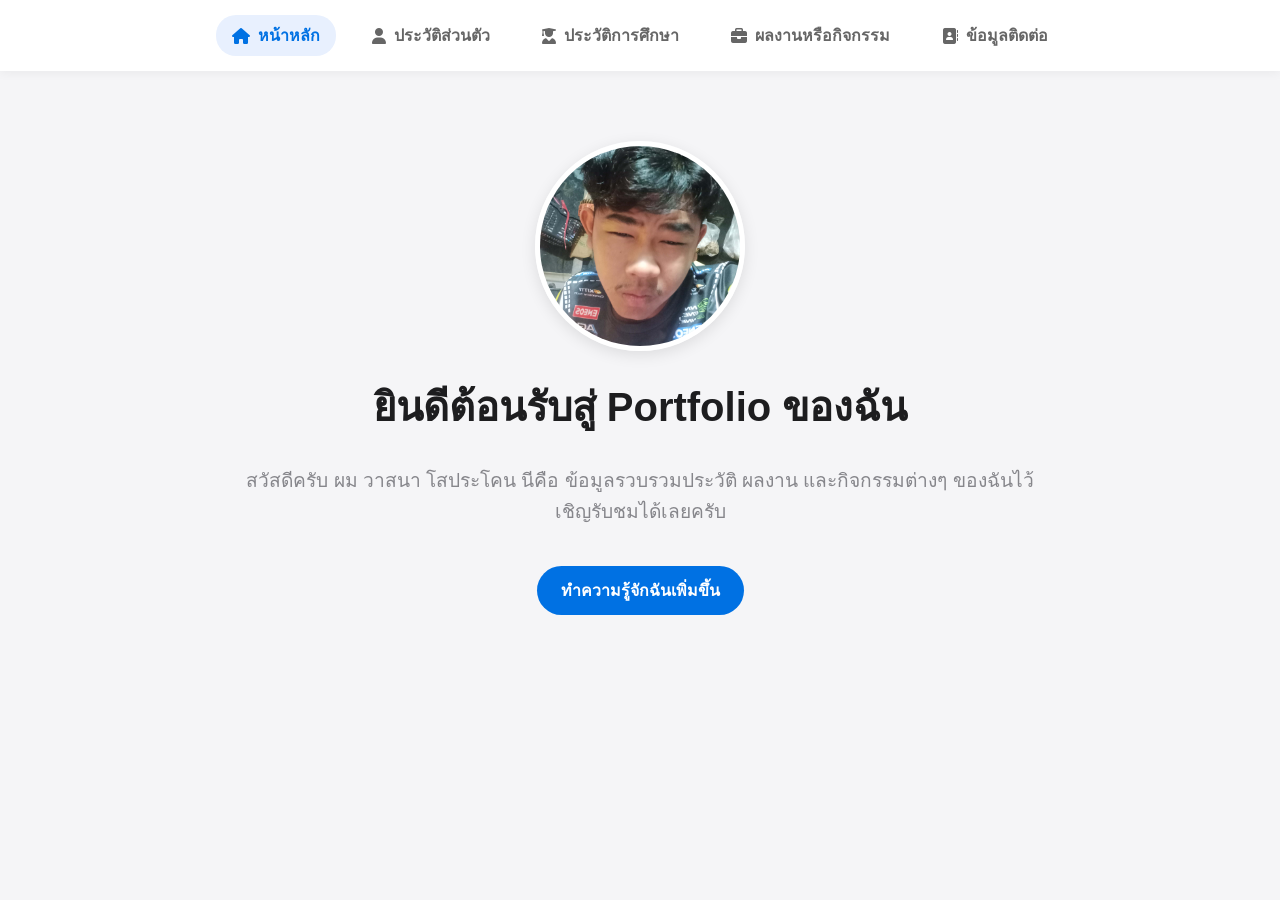
<file: index.html>
<!DOCTYPE html>
<html lang="th">
<head>
    <meta charset="UTF-8">
    <meta name="viewport" content="width=device-width, initial-scale=1.0">
    <title>หน้าหลัก | My Portfolio</title>
    <link rel="stylesheet" href="https://cdnjs.cloudflare.com/ajax/libs/font-awesome/6.4.0/css/all.min.css">
    <style>
        body { margin: 0; font-family: 'Segoe UI', Tahoma, sans-serif; background-color: #f5f5f7; color: #333; }
        .navbar { background-color: #ffffff; box-shadow: 0 2px 10px rgba(0,0,0,0.05); padding: 15px 0; position: sticky; top: 0; }
        .nav-container { display: flex; justify-content: center; gap: 20px; }
        .nav-link { text-decoration: none; color: #666; font-size: 16px; font-weight: 600; display: flex; align-items: center; gap: 8px; padding: 8px 16px; border-radius: 20px; transition: all 0.3s; }
        .nav-link:hover, .nav-link.active { color: #0071e3; background-color: #e8f0fe; }
        
        .container { max-width: 800px; margin: 50px auto; padding: 20px; text-align: center; }
        .hero-img { width: 200px; height: 200px; border-radius: 50%; object-fit: cover; border: 5px solid #fff; box-shadow: 0 4px 15px rgba(0,0,0,0.1); }
        h1 { font-size: 2.5rem; color: #1d1d1f; margin-top: 20px; }
        p { font-size: 1.2rem; color: #86868b; line-height: 1.6; }
        .btn { display: inline-block; background-color: #0071e3; color: white; text-decoration: none; padding: 12px 24px; border-radius: 30px; font-weight: bold; margin-top: 20px; transition: 0.3s; }
        .btn:hover { background-color: #005bb5; }
    </style>
</head>
<body>

    <nav class="navbar">
        <div class="nav-container">
            <a href="index.html" class="nav-link active"><i class="fa-solid fa-house"></i> หน้าหลัก</a>
            <a href="about.html" class="nav-link"><i class="fa-solid fa-user"></i> ประวัติส่วนตัว</a>
            <a href="education.html" class="nav-link"><i class="fa-solid fa-user-graduate"></i> ประวัติการศึกษา</a>
            <a href="portfolio.html" class="nav-link"><i class="fa-solid fa-briefcase"></i> ผลงานหรือกิจกรรม</a>
            <a href="contact.html" class="nav-link"><i class="fa-solid fa-address-book"></i> ข้อมูลติดต่อ</a>
        </div>
    </nav>

    <div class="container">
        <img src="images/Messenger_creation_3D6B28EC-F8D6-4B0F-9C8A-37A19F0A2F6A.jpeg" altimages/Messenger_creation_3D6B28EC-F8D6-4B0F-9C8A-37A19F0A2F6A.jpeg" class="hero-img">
        <h1>ยินดีต้อนรับสู่ Portfolio ของฉัน</h1>
        <p>สวัสดีครับ ผม วาสนา โสประโคน นีคือ ข้อมูลรวบรวมประวัติ ผลงาน และกิจกรรมต่างๆ ของฉันไว้ เชิญรับชมได้เลยครับ</p>
        <a href="about.html" class="btn">ทำความรู้จักฉันเพิ่มขึ้น</a>
    </div>

</body>
</html>
</file>
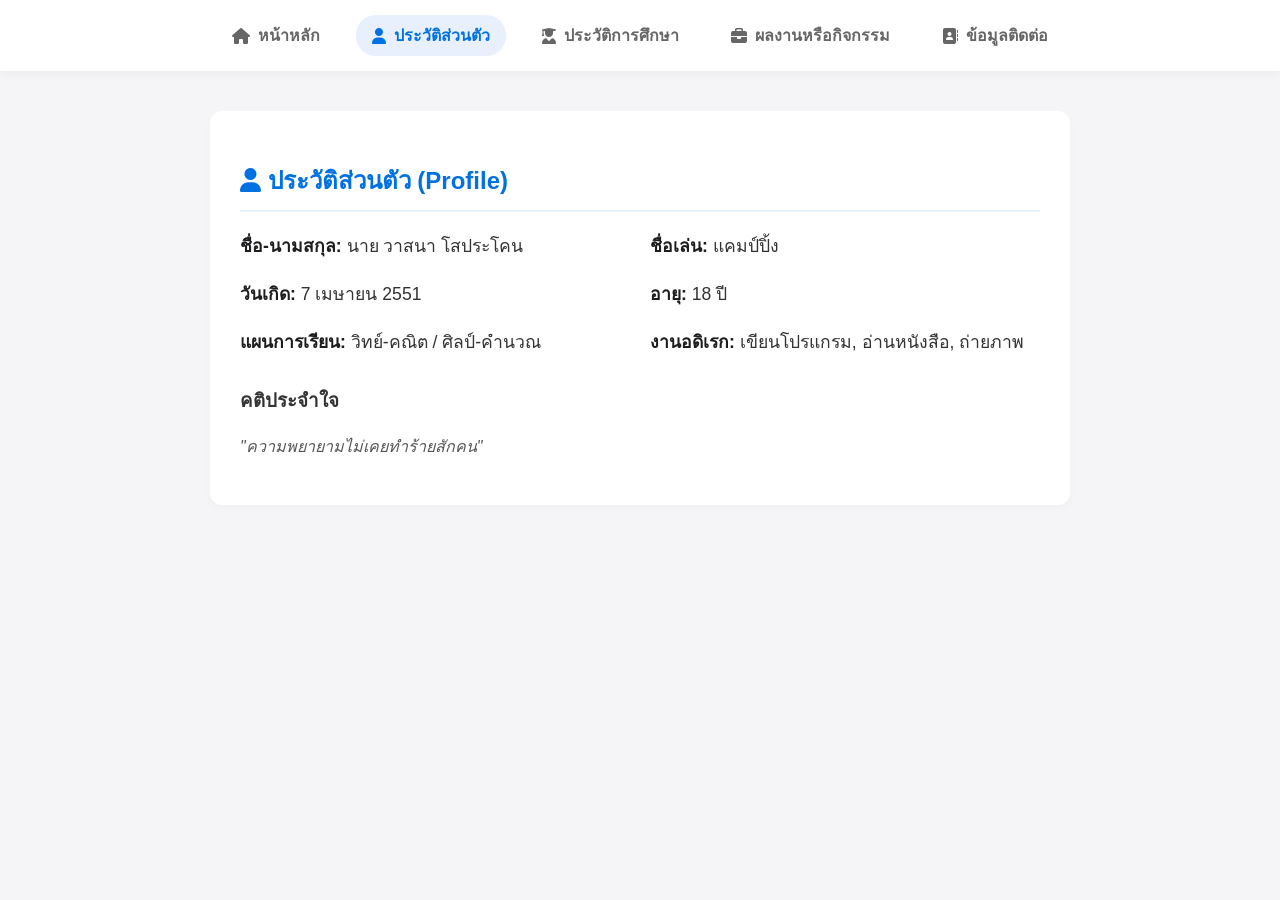
<file: about.html>
<!DOCTYPE html>
<html lang="th">
<head>
    <meta charset="UTF-8">
    <meta name="viewport" content="width=device-width, initial-scale=1.0">
    <title>ประวัติส่วนตัว | My Portfolio</title>
    <link rel="stylesheet" href="https://cdnjs.cloudflare.com/ajax/libs/font-awesome/6.4.0/css/all.min.css">
    <style>
        body { margin: 0; font-family: 'Segoe UI', Tahoma, sans-serif; background-color: #f5f5f7; color: #333; }
        .navbar { background-color: #ffffff; box-shadow: 0 2px 10px rgba(0,0,0,0.05); padding: 15px 0; }
        .nav-container { display: flex; justify-content: center; gap: 20px; }
        .nav-link { text-decoration: none; color: #666; font-size: 16px; font-weight: 600; display: flex; align-items: center; gap: 8px; padding: 8px 16px; border-radius: 20px; transition: all 0.3s; }
        .nav-link:hover, .nav-link.active { color: #0071e3; background-color: #e8f0fe; }
        
        .container { max-width: 800px; margin: 40px auto; padding: 30px; background: white; border-radius: 12px; box-shadow: 0 4px 10px rgba(0,0,0,0.02); }
        h2 { color: #0071e3; border-bottom: 2px solid #e8f0fe; padding-bottom: 10px; }
        .info-grid { display: grid; grid-template-columns: 1fr 1fr; gap: 20px; margin-top: 20px; }
        .info-item { font-size: 1.1rem; }
        .info-item strong { color: #1d1d1f; }
    </style>
</head>
<body>

    <nav class="navbar">
        <div class="nav-container">
            <a href="index.html" class="nav-link"><i class="fa-solid fa-house"></i> หน้าหลัก</a>
            <a href="about.html" class="nav-link active"><i class="fa-solid fa-user"></i> ประวัติส่วนตัว</a>
            <a href="education.html" class="nav-link"><i class="fa-solid fa-user-graduate"></i> ประวัติการศึกษา</a>
            <a href="portfolio.html" class="nav-link"><i class="fa-solid fa-briefcase"></i> ผลงานหรือกิจกรรม</a>
            <a href="contact.html" class="nav-link"><i class="fa-solid fa-address-book"></i> ข้อมูลติดต่อ</a>
        </div>
    </nav>

    <div class="container">
        <h2><i class="fa-solid fa-user"></i> ประวัติส่วนตัว (Profile)</h2>
        <div class="info-grid">
            <div class="info-item"><strong>ชื่อ-นามสกุล:</strong> นาย วาสนา โสประโคน</div>
            <div class="info-item"><strong>ชื่อเล่น:</strong> แคมป์ปิ้ง</div>
            <div class="info-item"><strong>วันเกิด:</strong> 7 เมษายน 2551</div>
            <div class="info-item"><strong>อายุ:</strong> 18 ปี</div>
            <div class="info-item"><strong>แผนการเรียน:</strong> วิทย์-คณิต / ศิลป์-คำนวณ</div>
            <div class="info-item"><strong>งานอดิเรก:</strong> เขียนโปรแกรม, อ่านหนังสือ, ถ่ายภาพ</div>
        </div>
        
        <h3 style="margin-top:30px;">คติประจำใจ</h3>
        <p style="font-style: italic; color: #555;">"ความพยายามไม่เคยทำร้ายสักคน"</p>
    </div>

</body>
</html>
</file>
